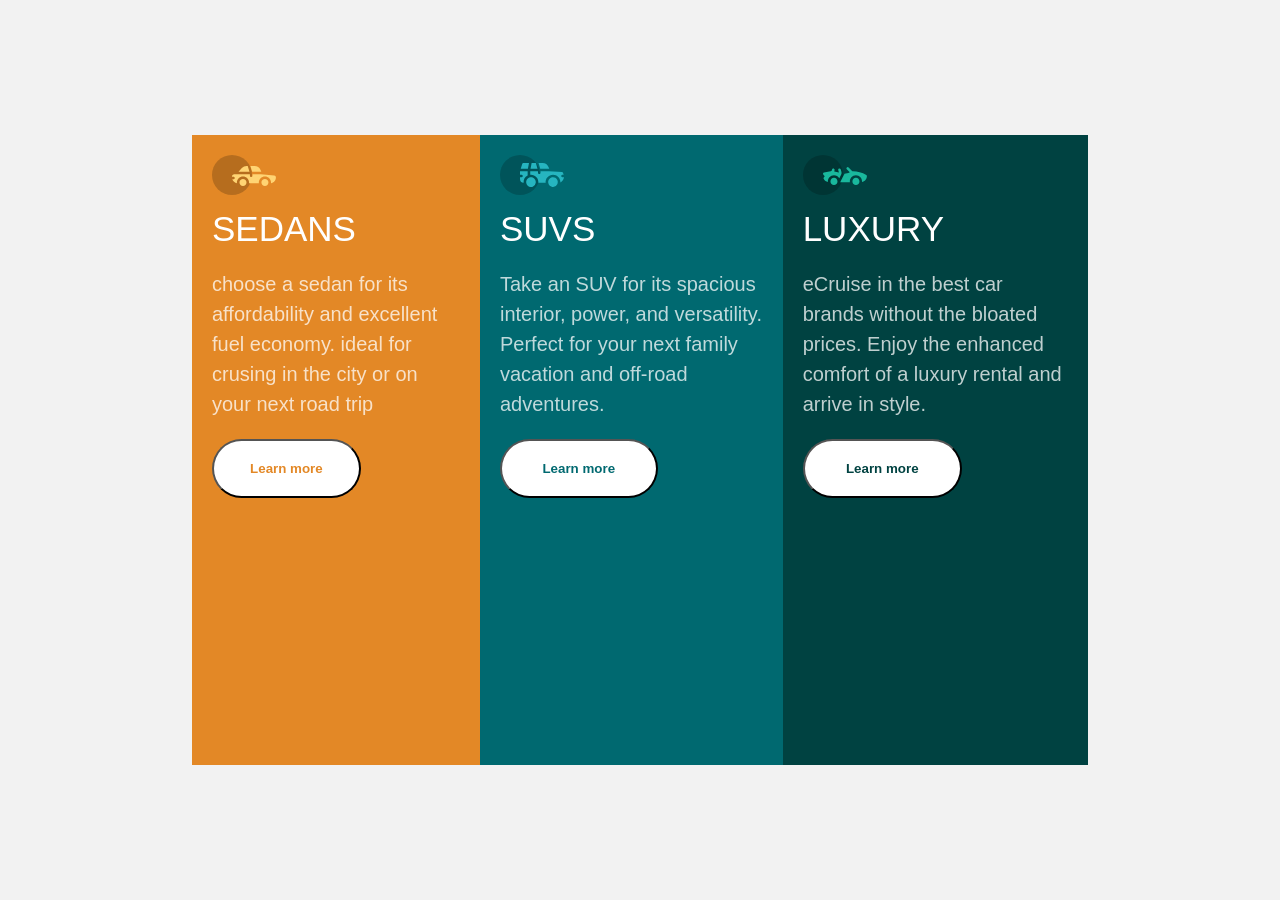
<file: index.html>
<!DOCTYPE html>
<html lang="en">
<head>
    <meta charset="UTF-8">
    <meta name="viewport" content="width=device-width, initial-scale=1.0">
    <link rel="stylesheet" href="/CSS/style.css">
    <title>3 column preview card component</title>
</head>
<body>
    <main>
        <section class="box-sedans">
            <img src="/resources/images/icon-sedans.svg" alt="">
            <h1>SEDANS</h1>
            <p>choose a sedan for its affordability and excellent fuel economy. ideal for crusing in the city or on your next road trip</p>
            <button><h4>Learn more</h4></button>
        </section>

        <section class="box-suvs">
            <img src="/resources/images/icon-suvs.svg" alt="">
            <h1>SUVS</h1>
            <p> Take an SUV for its spacious interior, power, and versatility. Perfect for your next family vacation 
  and off-road adventures.</p>
            <button><h4>Learn more</h4></button>

        </section>

        <section class="box-luxury">
            <img src="/resources/images/icon-luxury.svg" alt="">
            <h1>LUXURY</h1>
            <p>eCruise in the best car brands without the bloated prices. Enjoy the enhanced comfort of a luxury 
  rental and arrive in style.</p>
            <button><h4>Learn more</h4></button>

        </section>
    </main>
    
</body>
</html>
</file>
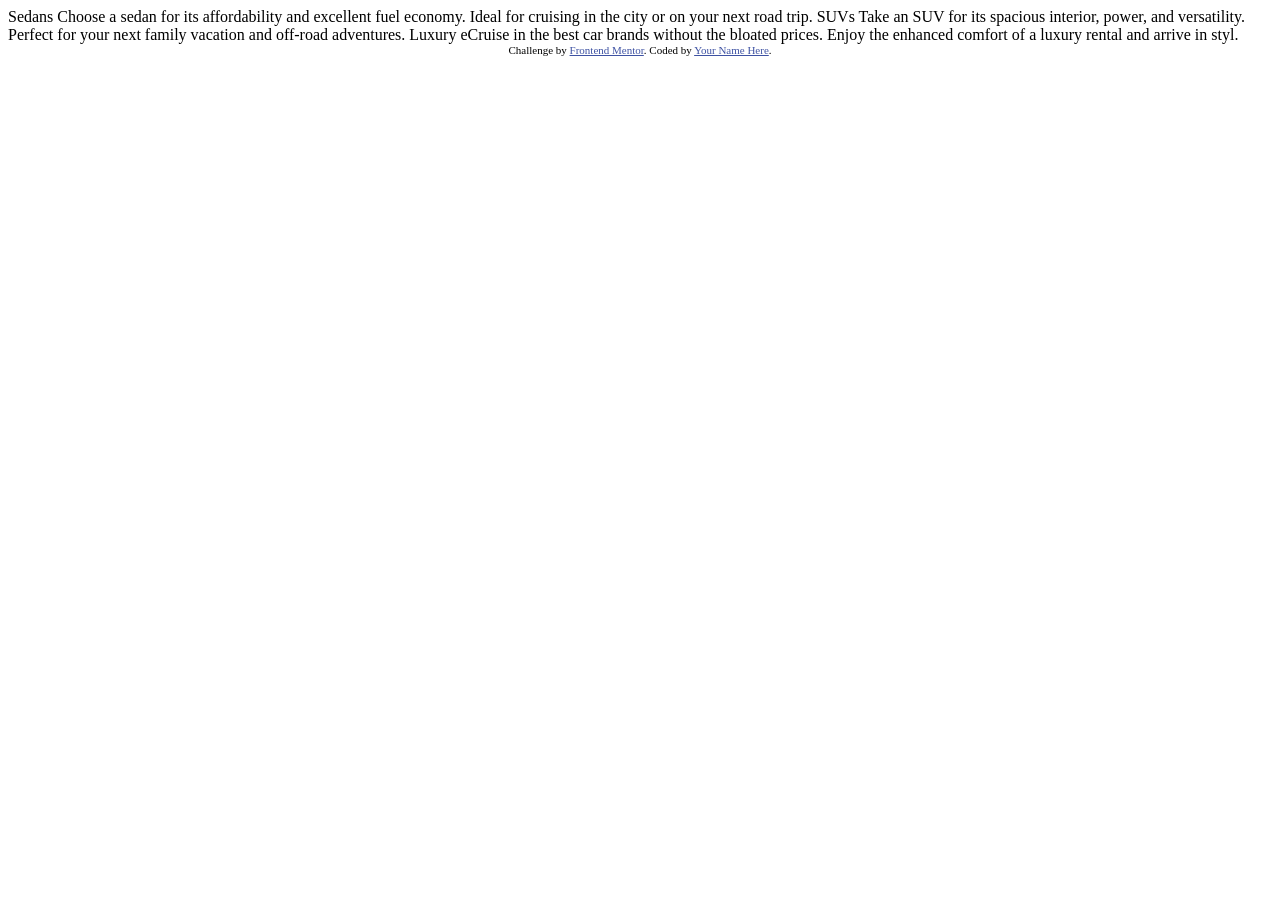
<file: resources/index.html>
<!DOCTYPE html>
<html lang="en">
<head>
  <meta charset="UTF-8">
  <meta name="viewport" content="width=device-width, initial-scale=1.0"> <!-- displays site properly based on user's device -->

  <link rel="icon" type="image/png" sizes="32x32" href="./images/favicon-32x32.png">
  
  <title>Frontend Mentor | 3-column preview card component</title>

  <!-- Feel free to remove these styles or customise in your own stylesheet 👍 -->
  <style>
    .attribution { font-size: 0.6875rem; text-align: center; }
    .attribution a { color: hsl(228, 45%, 44%); }
  </style>
</head>
<body>
  
  Sedans
  Choose a sedan for its affordability and excellent fuel economy. Ideal for cruising in the city 
  or on your next road trip.

  SUVs
  Take an SUV for its spacious interior, power, and versatility. Perfect for your next family vacation 
  and off-road adventures.

  Luxury
  eCruise in the best car brands without the bloated prices. Enjoy the enhanced comfort of a luxury 
  rental and arrive in styl.
  
  <footer class="attribution">
    Challenge by <a href="https://www.frontendmentor.io?ref=challenge">Frontend Mentor</a>. 
    Coded by <a href="#">Your Name Here</a>.
  </footer>
</body>
</html>
</file>
<file: CSS/style.css>
*{
    margin: 0;
    padding: 0;
    box-sizing: border-box;
    font-family: Arial, Helvetica, sans-serif;
}

:root{
--Gold-500: hsl(31, 77%, 52%);
--Cyan-800: hsl(184, 100%, 22%);
--Green-950: hsl(179, 100%, 13%);
--Transparent-white: hsla(0, 0%, 100%, 0.75);
--Gray-100 : hsl(0, 0%, 95%);
}

body{
    background-color: var(--Gray-100);
    height: 100vh;
    display: flex;
    flex-direction: column;
    justify-content: center;
    align-items: center;
}

main{
    /* border: 3PX solid blue; */
    display: flex;
    flex-direction: row;
    width: 70%;
    height: 70vh;
}

.box-sedans{
    /* border: 2px solid red; */
    background-color: var(--Gold-500);
     padding: 20px;
}


.box-suvs{
    /* border: 3px solid green; */
    background-color: var(--Cyan-800);
     padding: 20px;
}

.box-luxury{
    /* border: 3px solid pink; */
    background-color: var(--Green-950);
     padding: 20px;
}

h1{
    color: white;
    margin-top: 10px;
    /* border: 3px solid black; */
    font-size: 35px;
    font-weight: 200;
}

p{
    color: var(--Transparent-white);
    margin-top: 20px;
    /* border: 3px solid indigo; */
    font-size: 20px;
    line-height: 1.5;
}

button{
    margin-top: 20px;
    background-color: white;
    width: 60%;
    padding: 20px;
    border-radius: 30px;
    /* background: transparent; */
}

.box-sedans button{
    color: var(--Gold-500);
}

img{
    
}

.box-suvs button{
    color: var(--Cyan-800);
}

.box-luxury button{
color: var(--Green-950);
}
</file>
